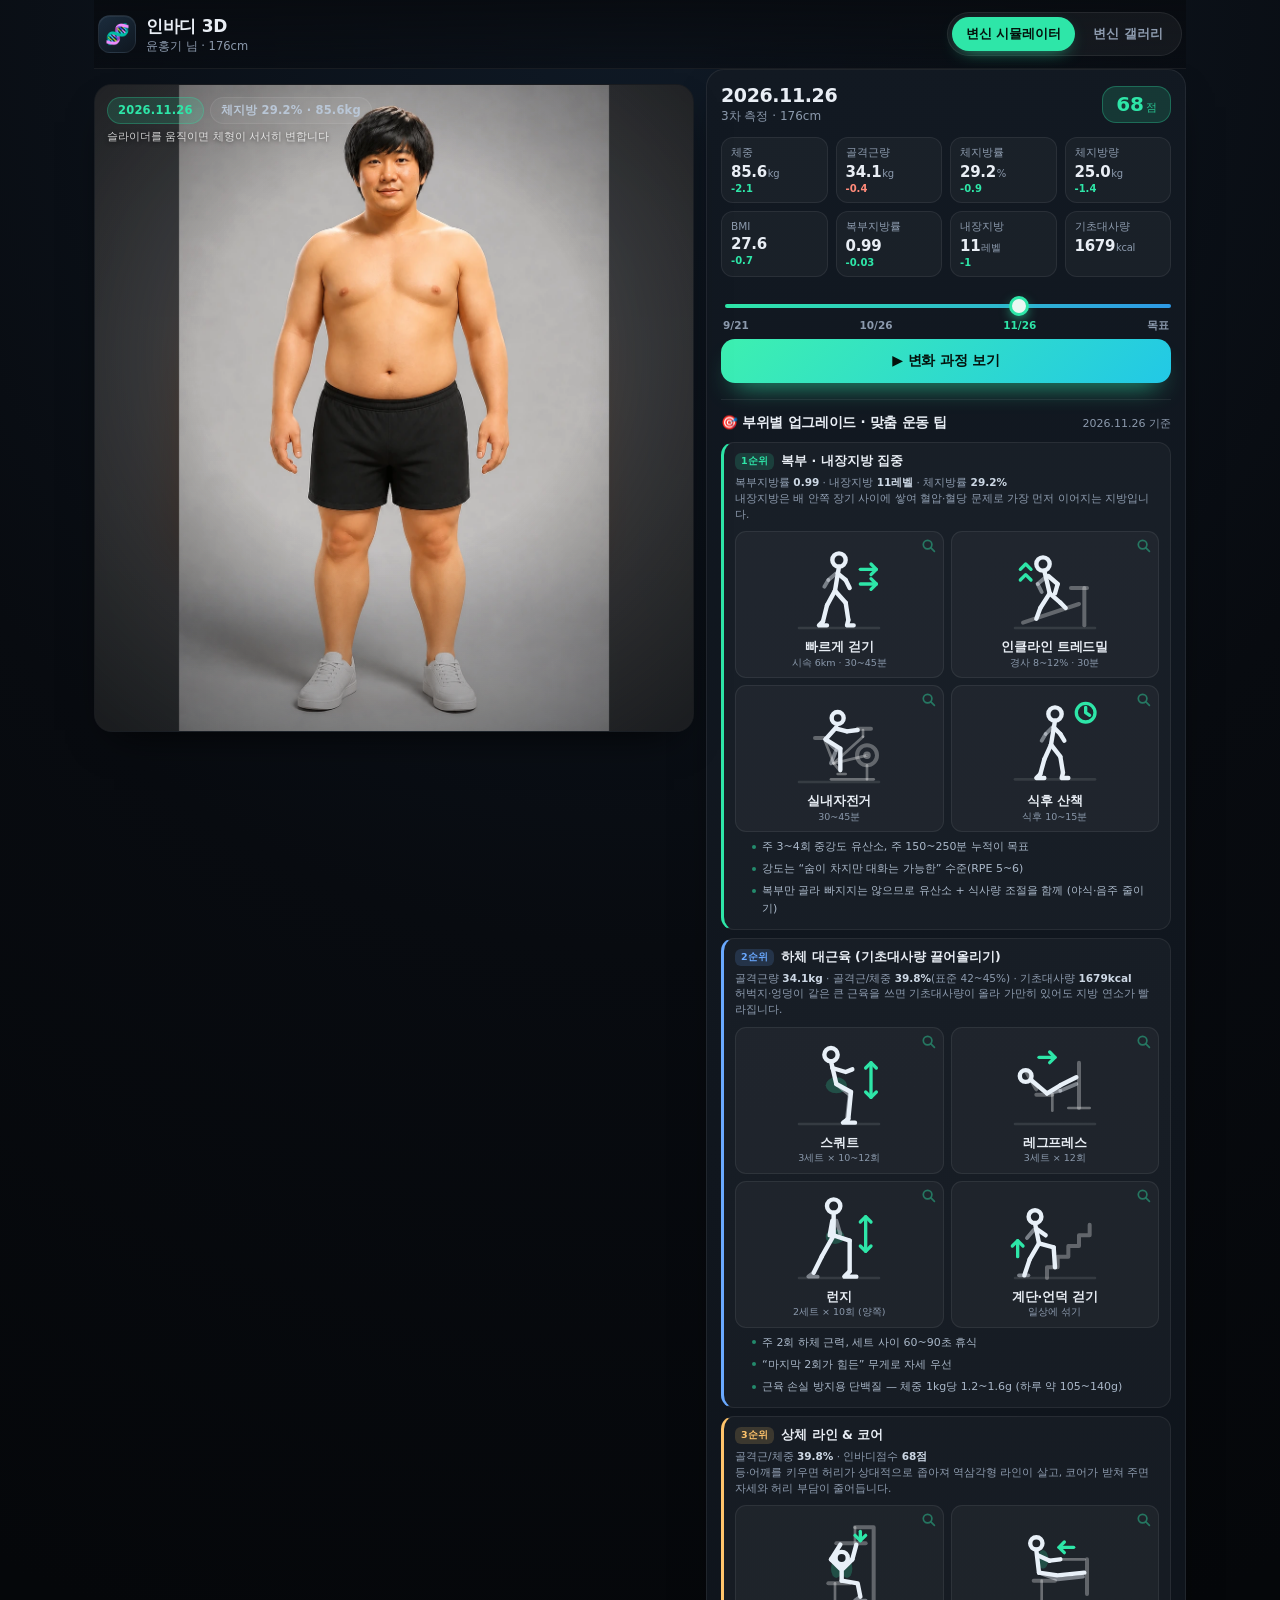
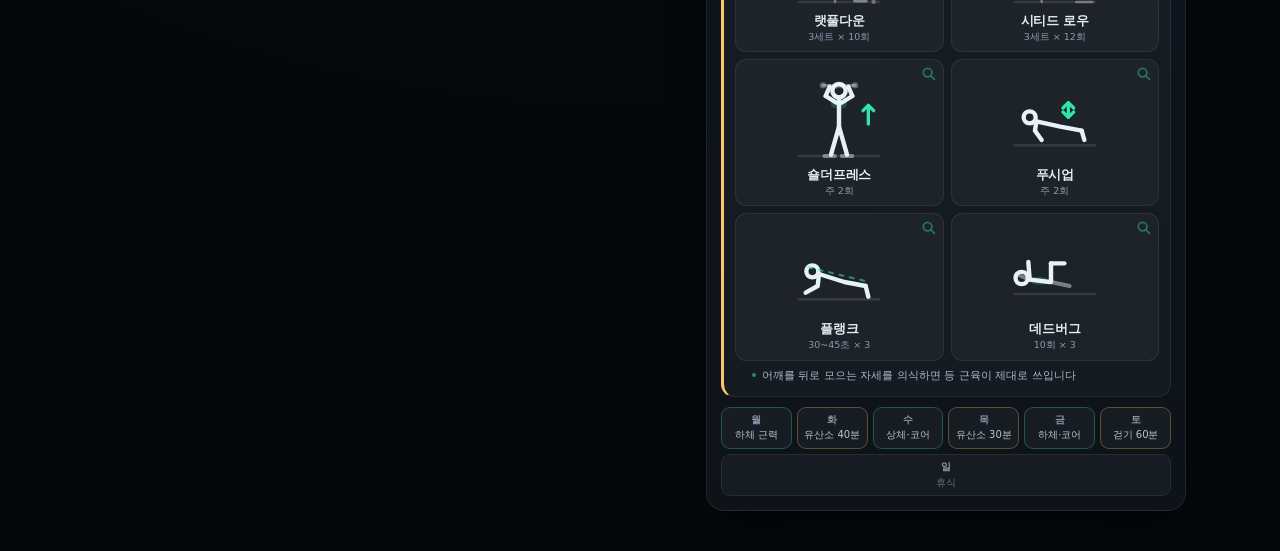
<file: index.html>
<!DOCTYPE html>
<html lang="ko">
<head>
<meta charset="utf-8" />
<meta name="viewport" content="width=device-width, initial-scale=1, viewport-fit=cover" />
<title>인바디 3D · 윤홍기</title>
<meta name="description" content="인바디 기록을 체형 이미지 변화와 변신 갤러리로 확인하는 개인 대시보드" />
<meta name="theme-color" content="#0a0d12" />
<link rel="manifest" href="manifest.json" />
<link rel="icon" href="assets/icon-192.png" />
<link rel="apple-touch-icon" href="assets/apple-touch-icon.png" />
<meta name="apple-mobile-web-app-capable" content="yes" />
<meta name="apple-mobile-web-app-status-bar-style" content="black-translucent" />
<link rel="stylesheet" href="styles.css?v=71" />
</head>
<body>
<div class="app">
  <header class="topbar">
    <div class="brand">
      <div class="logo">🧬</div>
      <div class="brand-text">
        <h1>인바디 3D</h1>
        <p id="brand-sub">윤홍기 님 · 176cm</p>
      </div>
    </div>
    <nav class="tabs" role="tablist">
      <button class="tab active" data-tab="model" role="tab">변신 시뮬레이터</button>
      <button class="tab" data-tab="gallery" role="tab">변신 갤러리</button>
    </nav>
  </header>

  <main>
    <!-- ============ MODE 1 : 변신 시뮬레이터 ============ -->
    <section class="view active" id="view-model">
      <div class="stage" id="stage" data-phase="before">
        <div class="figure" id="figure">
          <img class="figure-ambient" src="assets/body-current.webp" alt="" aria-hidden="true" draggable="false" />
          <img class="figure-img before" src="assets/body-current.webp" alt="11/26 실측 체형 이미지" draggable="false" />
          <img class="figure-img after" id="figure-goal" src="assets/body-goal.webp" alt="목표 체형 이미지" draggable="false" />
        </div>
        <div class="stage-overlay">
          <div class="chip-row">
            <span class="pill" id="pill-date">2026.11.26</span>
            <span class="pill ghost" id="pill-shape">체지방 29.2% · 85.6kg</span>
          </div>
          <div class="hint" id="figure-hint">슬라이더를 움직이면 체형이 서서히 변합니다</div>
        </div>
        <div class="loader" id="loader"><span class="spinner"></span>체형 이미지 준비 중…</div>
      </div>

      <div class="panel">
        <div class="record-head">
          <div>
            <div class="record-date" id="record-date">2026.11.26</div>
            <div class="record-label" id="record-label">3차 측정</div>
          </div>
          <div class="score-ring" id="score-ring"><b id="score-value">68</b><span>점</span></div>
        </div>

        <div class="stats" id="stats"></div>

        <div class="timeline">
          <input type="range" id="date-slider" min="0" max="3" step="0.001" value="2" aria-label="날짜 선택" />
          <div class="timeline-labels" id="timeline-labels"></div>
        </div>

        <button class="primary" id="play">▶ 변화 과정 보기</button>

        <div class="tips-card">
          <div class="tips-head">
            <h2>🎯 부위별 업그레이드 · 맞춤 운동 팁</h2>
            <span class="muted" id="tips-for"></span>
          </div>
          <div class="tips-list" id="tips-list"></div>
          <div class="week" id="week-plan"></div>
        </div>
      </div>
    </section>

    <!-- ============ MODE 2 : GALLERY ============ -->
    <section class="view" id="view-gallery">
      <div class="card compare-card">
        <div class="card-head">
          <h2>비포 / 애프터</h2>
          <span class="muted" id="compare-range">87.7kg · 30.1% → 75.0kg · 17.5%</span>
        </div>
        <div class="compare" id="compare" data-side="even">
          <img class="compare-img after" src="assets/body-goal.webp" alt="목표 체형 이미지" draggable="false" />
          <div class="compare-clip" id="compare-clip">
            <img class="compare-img before" src="assets/body-current.webp" alt="현재 체형 이미지" draggable="false" />
          </div>
          <div class="compare-tag before" id="tag-before">비포 85.6kg <em>→</em></div>
          <div class="compare-tag after" id="tag-after"><em>←</em> 애프터 75.0kg</div>
          <div class="compare-handle" id="compare-handle"><span></span></div>
        </div>
        <p class="caption" id="compare-hint">손잡이를 <b>오른쪽으로 밀면 비포(지금 체형)</b>가, <b>왼쪽으로 밀면 애프터(목표 체형)</b>가 넓게 보입니다.</p>
      </div>

      <div class="card">
        <div class="card-head">
          <h2>수치 비교</h2>
          <span class="muted">9/21 → 10/26 → 11/26 → 목표</span>
        </div>
        <div class="table-wrap">
          <table class="cmp-table" id="cmp-table"></table>
        </div>
        <div class="chart-block">
          <div class="chart-head">
            <h3>변화 그래프</h3>
            <span class="muted">지표를 눌러 전환</span>
          </div>
          <div class="chart-tabs" id="chart-tabs" role="tablist"></div>
          <div class="chart-plot" id="chart-plot"></div>
          <div class="chart-sum" id="chart-sum"></div>
        </div>
      </div>

      <div class="card">
        <div class="card-head">
          <h2>날짜별 카드</h2>
          <span class="muted" id="card-count"></span>
        </div>
        <div class="gallery" id="gallery"></div>
      </div>

      <div class="card">
        <div class="card-head">
          <h2>내 기록</h2>
          <div class="row-gap">
            <button class="ghost-btn" id="export-btn">JSON 내보내기</button>
            <button class="ghost-btn" id="add-btn">+ 추가</button>
          </div>
        </div>
        <ul class="record-list" id="record-list"></ul>
        <p class="caption">추가한 기록은 이 기기(localStorage)에 저장됩니다. 내보낸 JSON은 <code>data.json</code>에 붙여 넣으면 모든 기기에 반영됩니다.</p>
      </div>
    </section>
  </main>
</div>

<!-- ============ ADD RECORD SHEET ============ -->
<div class="sheet-backdrop hidden" id="sheet-backdrop">
  <div class="sheet" id="sheet">
    <div class="sheet-head">
      <h2>새 인바디 기록</h2>
      <button class="icon-btn" id="sheet-close" aria-label="닫기">✕</button>
    </div>
    <form id="record-form">
      <label>측정일 <input type="date" name="date" required /></label>
      <div class="grid2">
        <label>체중 (kg) <input type="number" step="0.1" name="weight" required placeholder="85.6" /></label>
        <label>골격근량 (kg) <input type="number" step="0.1" name="skeletalMuscle" required placeholder="34.1" /></label>
        <label>체지방률 (%) <input type="number" step="0.1" name="bodyFatPct" required placeholder="29.2" /></label>
        <label>체지방량 (kg) <input type="number" step="0.1" name="bodyFatMass" placeholder="25.0" /></label>
        <label>BMI <input type="number" step="0.1" name="bmi" placeholder="27.6" /></label>
        <label>인바디점수 <input type="number" step="1" name="score" placeholder="68" /></label>
        <label>복부지방률 <input type="number" step="0.01" name="waistRatio" placeholder="0.99" /></label>
        <label>내장지방레벨 <input type="number" step="1" name="visceralFat" placeholder="11" /></label>
        <label>기초대사량 (kcal) <input type="number" step="1" name="bmr" placeholder="1679" /></label>
      </div>
      <p class="form-hint">비워 둔 항목은 체지방률로 추정해 화면 수치에 반영합니다.</p>
      <button class="primary" type="submit">기록 저장</button>
    </form>
  </div>
</div>

<!-- ============ MOVE GUIDE MODAL ============ -->
<div class="move-modal-backdrop hidden" id="move-modal">
  <div class="move-modal" role="dialog" aria-modal="true" aria-labelledby="mm-title">
    <button class="icon-btn mm-close" id="mm-close" aria-label="닫기">✕</button>
    <div class="mm-stage" id="mm-art" aria-hidden="true"></div>
    <h2 class="mm-title" id="mm-title"></h2>
    <div class="mm-reps" id="mm-reps"></div>
    <p class="mm-desc" id="mm-desc"></p>
    <a class="mm-link" id="mm-link" href="#" target="_blank" rel="noopener noreferrer">▶ 유튜브에서 동작 영상 보기</a>
    <p class="mm-tip">바탕을 누르면 닫힙니다 · 타일을 누르면 언제든 다시 볼 수 있어요</p>
  </div>
</div>

<div class="toast" id="toast"></div>

<script type="module" src="app.js?v=71"></script>
</body>
</html>
</file>
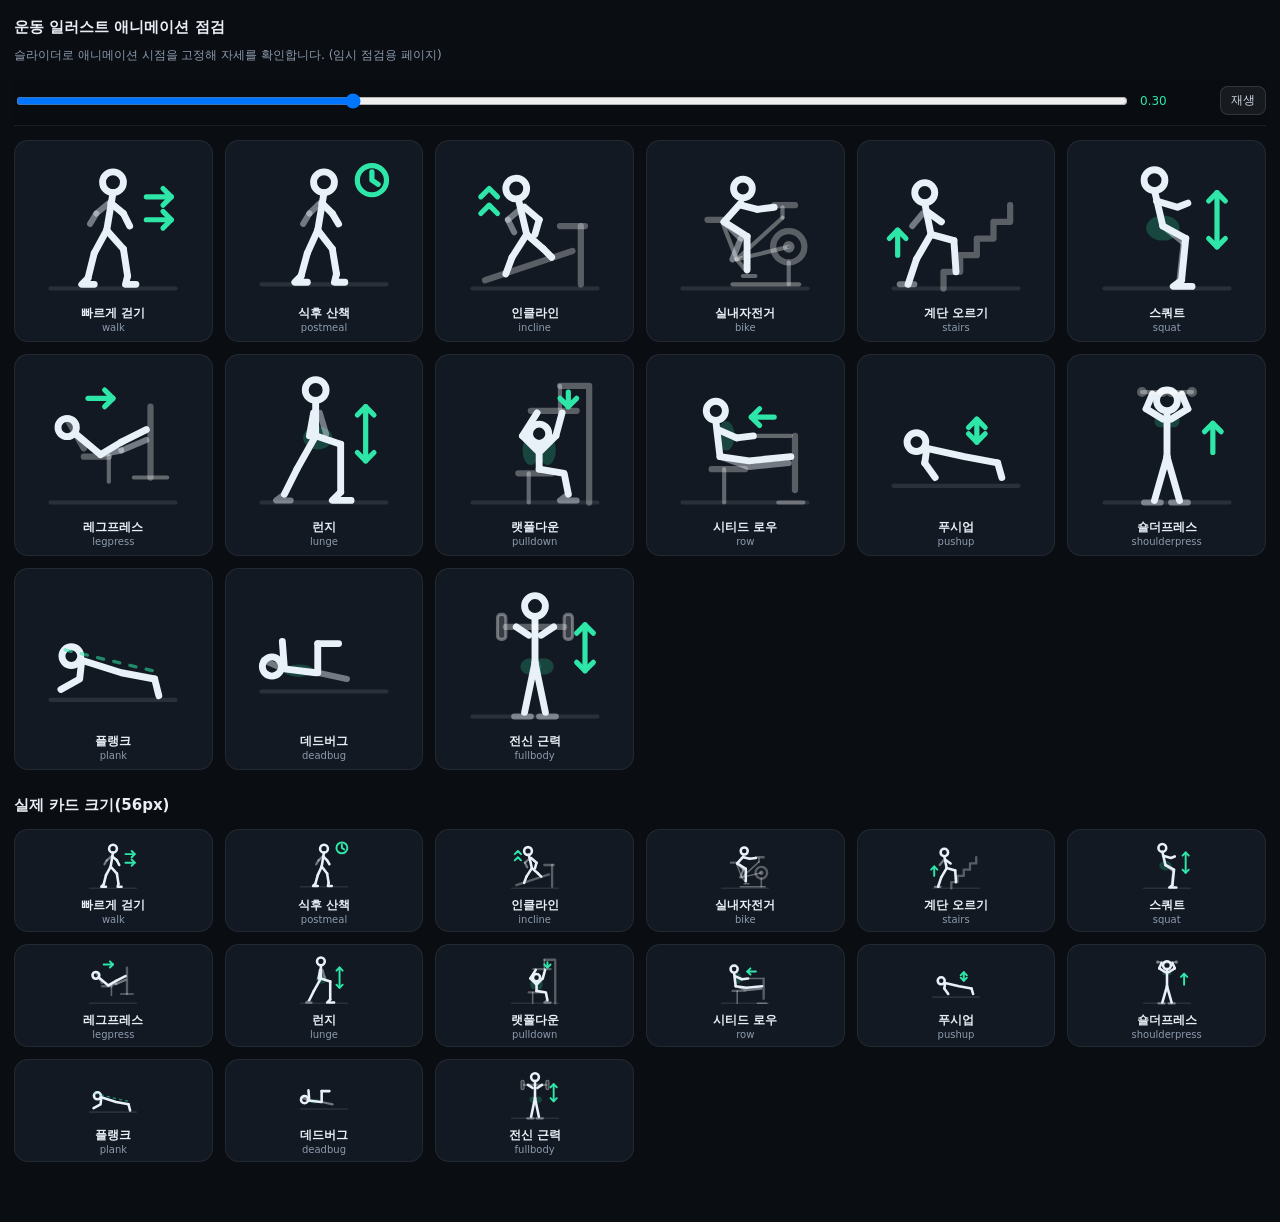
<file: _moves-check.html>
<!DOCTYPE html>
<html lang="ko">
<head>
<meta charset="utf-8" />
<meta name="viewport" content="width=device-width, initial-scale=1" />
<title>운동 일러스트 애니메이션 점검</title>
<style>
  :root { --mint:#2ee6a8; }
  html,body { margin:0; background:#0a0d12; color:#e9eef5; font-family:"Pretendard","Apple SD Gothic Neo",system-ui,sans-serif; }
  .wrap { padding:18px 14px 60px; }
  h1 { font-size:15px; margin:0 0 10px; }
  p.note { font-size:12px; color:#8c9aad; margin:0 0 14px; }
  .bar { position:sticky; top:0; z-index:5; background:rgba(10,13,18,.92); padding:8px 0 10px; display:flex; gap:10px; align-items:center; flex-wrap:wrap; border-bottom:1px solid rgba(255,255,255,.08); }
  .bar input[type=range] { flex:1 1 240px; }
  .bar output { font-variant-numeric:tabular-nums; font-size:12px; color:#2ee6a8; width:70px; }
  .bar button { font:inherit; font-size:12px; padding:5px 10px; border-radius:8px; background:rgba(255,255,255,.06); color:#cfdae6; border:1px solid rgba(255,255,255,.12); }
  .grid { display:grid; grid-template-columns:repeat(auto-fill,minmax(170px,1fr)); gap:12px; margin-top:14px; }
  .tile { background:#121922; border:1px solid rgba(255,255,255,.07); border-radius:14px; padding:10px 8px 8px; text-align:center; }
  .tile .art { width:150px; height:150px; margin:0 auto; }
  .tile .art svg { width:100%; height:100%; display:block; }
  .tile .nm { font-size:12px; font-weight:700; margin-top:4px; }
  .tile .id { font-size:10px; color:#8c9aad; }
  .small .art { width:56px; height:56px; }
  .small .tile { padding:7px 4px 6px; }
</style>
</head>
<body>
<div class="wrap">
  <h1>운동 일러스트 애니메이션 점검</h1>
  <p class="note">슬라이더로 애니메이션 시점을 고정해 자세를 확인합니다. (임시 점검용 페이지)</p>
  <div class="bar">
    <input id="t" type="range" min="0" max="1" step="0.01" value="0" />
    <output id="out">0.00</output>
    <button id="play">재생</button>
  </div>
  <div class="grid" id="grid"></div>
  <h1 style="margin-top:26px">실제 카드 크기(56px)</h1>
  <div class="grid small" id="grid-small"></div>
</div>
<script type="module">
  import { MOVES } from './moves.js';
  const names = {
    walk: '빠르게 걷기', postmeal: '식후 산책', incline: '인클라인', bike: '실내자전거',
    stairs: '계단 오르기', squat: '스쿼트', legpress: '레그프레스', lunge: '런지',
    pulldown: '랫풀다운', row: '시티드 로우', pushup: '푸시업', shoulderpress: '숄더프레스',
    plank: '플랭크', deadbug: '데드버그', fullbody: '전신 근력',
  };
  const html = Object.entries(MOVES).map(([id, svg]) =>
    `<div class="tile"><div class="art" data-id="${id}">${svg}</div>` +
    `<div class="nm">${names[id] || id}</div><div class="id">${id}</div></div>`).join('');
  document.getElementById('grid').innerHTML = html;
  document.getElementById('grid-small').innerHTML = html;

  const slider = document.getElementById('t');
  const out = document.getElementById('out');
  let paused = true;

  function scrub(v) {
    const anims = document.getAnimations();
    let max = 0;
    anims.forEach(a => {
      const d = a.effect && a.effect.getTiming ? a.effect.getTiming().duration : 0;
      const end = a.effect.getComputedTiming().endTime;
      if (end > max) max = end;
    });
    out.value = v.toFixed(2);
    out.textContent = v.toFixed(2);
    anims.forEach(a => {
      a.pause();
      const ct = a.effect.getComputedTiming();
      a.currentTime = v * (ct.activeDuration || 0);
    });
    return { animations: anims.length, maxEnd: max };
  }
  window.scrub = scrub;

  slider.addEventListener('input', () => scrub(Number(slider.value)));
  document.getElementById('play').addEventListener('click', () => {
    document.getAnimations().forEach(a => a.play());
  });
  // 페이지 로드 직후 살짝 진행한 상태로
  setTimeout(() => { slider.value = 0.3; scrub(0.3); }, 400);
</script>
</body>
</html>
</file>
<file: styles.css>
:root {
  --bg: #080b10;
  --bg-2: #0e131a;
  --card: #121922;
  --card-2: #172130;
  --line: rgba(255, 255, 255, 0.07);
  --text: #e9eef5;
  --muted: #8c9aad;
  --mint: #2ee6a8;
  --mint-dim: rgba(46, 230, 168, 0.15);
  --coral: #ff8a7a;
  --blue: #6aa9ff;
  --radius: 18px;
  --shadow: 0 18px 40px -20px rgba(0, 0, 0, 0.9);
}

* { box-sizing: border-box; -webkit-tap-highlight-color: transparent; }

html, body {
  margin: 0;
  padding: 0;
  background: radial-gradient(120% 80% at 50% 0%, #101a26 0%, var(--bg) 55%, #05070a 100%);
  color: var(--text);
  font-family: "Pretendard", "Apple SD Gothic Neo", "Noto Sans KR", system-ui, -apple-system, Segoe UI, Roboto, sans-serif;
  min-height: 100%;
  -webkit-font-smoothing: antialiased;
}

body { padding-bottom: env(safe-area-inset-bottom); }

.app { max-width: 1120px; margin: 0 auto; padding: 0 14px 40px; }

/* ---------- top bar ---------- */
.topbar {
  position: sticky;
  top: 0;
  z-index: 20;
  display: flex;
  align-items: center;
  justify-content: space-between;
  gap: 12px;
  padding: calc(12px + env(safe-area-inset-top)) 4px 12px;
  backdrop-filter: blur(14px);
  background: linear-gradient(180deg, rgba(8, 11, 16, 0.94), rgba(8, 11, 16, 0.55));
  border-bottom: 1px solid var(--line);
}

.brand { display: flex; align-items: center; gap: 10px; min-width: 0; }
.logo {
  width: 38px; height: 38px; border-radius: 12px;
  display: grid; place-items: center; font-size: 20px;
  background: linear-gradient(145deg, #1b2c3d, #0f1720);
  border: 1px solid var(--line);
  box-shadow: inset 0 1px 0 rgba(255,255,255,0.06);
}
.brand-text h1 { margin: 0; font-size: 17px; letter-spacing: -0.3px; }
.brand-text p { margin: 1px 0 0; font-size: 11.5px; color: var(--muted); }

.tabs { display: flex; gap: 4px; padding: 4px; border-radius: 999px; background: rgba(255,255,255,0.05); border: 1px solid var(--line); }
.tab {
  border: 0; background: transparent; color: var(--muted);
  font: inherit; font-size: 13px; font-weight: 600;
  padding: 8px 14px; border-radius: 999px; cursor: pointer; white-space: nowrap;
  transition: color .18s, background .18s;
}
.tab.active { color: #04120c; background: var(--mint); box-shadow: 0 6px 18px -8px rgba(46,230,168,0.8); }

/* ---------- views ---------- */
.view { display: none; animation: fade .28s ease; }
.view.active { display: block; }
@keyframes fade { from { opacity: 0; transform: translateY(6px); } to { opacity: 1; transform: none; } }

/* ---------- 뷰어 stage (체형 이미지 변신) ---------- */
#view-model.active { display: grid; gap: 12px; }

.stage {
  position: relative;
  height: 52vh;
  min-height: 320px;
  border-radius: var(--radius);
  overflow: hidden;
  background: radial-gradient(65% 65% at 50% 30%, #16212e 0%, #0b1017 60%, #070a0e 100%);
  border: 1px solid var(--line);
  box-shadow: var(--shadow);
}
/* 체형 이미지: 같은 프레임의 두 이미지를 겹쳐 두고 opacity로 변신 */
.figure { position: absolute; inset: 0; overflow: hidden; }
.figure-ambient {
  position: absolute; inset: -10%;
  width: 120%; height: 120%;
  object-fit: cover; object-position: center 30%;
  filter: blur(26px) saturate(1.05) brightness(0.5);
  transform: scale(1.04);
  opacity: 0.6;
  pointer-events: none;
}
.figure::after {
  content: ""; position: absolute; inset: 0;
  background: radial-gradient(78% 72% at 50% 42%, rgba(7,10,14,0) 42%, rgba(7,10,14,0.6) 100%);
  pointer-events: none;
}
.figure-img {
  position: absolute; inset: 0;
  width: 100%; height: 100%;
  object-fit: contain; object-position: center bottom;
  transform-origin: 50% 94%;
  animation: breathe 6.4s ease-in-out infinite;
  will-change: opacity, transform;
  user-select: none; -webkit-user-drag: none;
}
.figure-img.after { opacity: 0; }
@keyframes breathe {
  0%, 100% { transform: scale(1) translateY(0); }
  50% { transform: scale(1.006) translateY(-0.25%); }
}
@media (prefers-reduced-motion: reduce) { .figure-img { animation: none; } }

.stage-overlay { position: absolute; inset: 12px 12px auto 12px; display: flex; flex-direction: column; gap: 6px; pointer-events: none; }
.chip-row { display: flex; gap: 6px; flex-wrap: wrap; }
.pill {
  font-size: 11.5px; font-weight: 700; letter-spacing: .2px;
  padding: 5px 10px; border-radius: 999px;
  background: rgba(46,230,168,0.14); color: var(--mint);
  border: 1px solid rgba(46,230,168,0.28);
}
.pill.ghost { background: rgba(255,255,255,0.05); color: #b9c6d6; border-color: var(--line); }
.hint { font-size: 10.5px; color: rgba(255,255,255,0.78); text-shadow: 0 1px 4px rgba(0,0,0,0.6); }

.loader {
  position: absolute; inset: 0; display: grid; place-items: center; gap: 10px;
  grid-auto-flow: row; align-content: center;
  font-size: 12.5px; color: var(--muted);
  background: rgba(7, 10, 14, 0.72);
  transition: opacity .5s; pointer-events: none;
}
.loader.hidden { opacity: 0; visibility: hidden; transition: opacity .5s, visibility .5s; }
.spinner {
  width: 26px; height: 26px; border-radius: 50%;
  border: 2px solid rgba(255,255,255,0.12); border-top-color: var(--mint);
  animation: spin 0.9s linear infinite;
}
@keyframes spin { to { transform: rotate(360deg); } }

/* ---------- panel ---------- */
.panel {
  background: linear-gradient(170deg, var(--card), var(--bg-2));
  border: 1px solid var(--line);
  border-radius: var(--radius);
  padding: 14px;
  box-shadow: var(--shadow);
}

.record-head { display: flex; align-items: center; justify-content: space-between; gap: 10px; margin-bottom: 12px; }
.record-date { font-size: 19px; font-weight: 800; letter-spacing: -0.4px; }
.record-label { font-size: 12px; color: var(--muted); margin-top: 2px; }

.score-ring {
  display: flex; align-items: baseline; gap: 2px;
  padding: 7px 13px; border-radius: 14px;
  background: var(--mint-dim);
  border: 1px solid rgba(46,230,168,0.3);
  color: var(--mint);
}
.score-ring b { font-size: 20px; line-height: 1; }
.score-ring span { font-size: 11px; color: rgba(46,230,168,0.8); }

.stats { display: grid; grid-template-columns: repeat(4, 1fr); gap: 8px; }
.stat {
  background: rgba(255,255,255,0.035);
  border: 1px solid var(--line);
  border-radius: 12px;
  padding: 8px 9px;
}
.stat .k { font-size: 10.5px; color: var(--muted); }
.stat .v { font-size: 15px; font-weight: 700; margin-top: 3px; letter-spacing: -0.3px; }
.stat .v small { font-size: 10px; font-weight: 500; color: var(--muted); margin-left: 1px; }
.stat .d { font-size: 10px; font-weight: 600; margin-top: 2px; }
.down { color: var(--mint); }
.up { color: var(--coral); }
.est { color: rgba(140,154,173,0.75); font-size: 9.5px; margin-left: 2px; }

/* ---------- timeline ---------- */
.timeline { margin: 16px 2px 6px; }
input[type="range"] {
  -webkit-appearance: none; appearance: none;
  width: 100%; height: 4px; border-radius: 99px;
  background: linear-gradient(90deg, var(--mint), #2e9ae6);
  outline: none;
}
input[type="range"]::-webkit-slider-thumb {
  -webkit-appearance: none; appearance: none;
  width: 20px; height: 20px; border-radius: 50%;
  background: #eaf7f2; border: 3px solid var(--mint);
  box-shadow: 0 4px 12px -2px rgba(46,230,168,0.7);
  cursor: pointer;
}
input[type="range"]::-moz-range-thumb {
  width: 16px; height: 16px; border-radius: 50%;
  background: #eaf7f2; border: 3px solid var(--mint); cursor: pointer;
}
.timeline-labels { display: flex; justify-content: space-between; margin-top: 7px; }
.timeline-labels span { font-size: 10.5px; color: var(--muted); font-weight: 600; }
.timeline-labels span.on { color: var(--mint); }

/* ---------- buttons ---------- */
.primary {
  display: block; width: 100%;
  border: 0; border-radius: 14px;
  padding: 13px; font: inherit; font-size: 14px; font-weight: 800; letter-spacing: -0.2px;
  color: #04120c; cursor: pointer;
  background: linear-gradient(135deg, #3df0b0, #22c8e6);
  box-shadow: 0 14px 26px -14px rgba(46,230,168,0.9);
  transition: transform .15s, filter .15s;
}
.primary:active { transform: scale(0.99); filter: brightness(0.95); }
.primary.playing { background: linear-gradient(135deg, #ffb36b, #ff8a7a); color: #1a0b06; }

.ghost-btn {
  border: 1px solid var(--line); background: rgba(255,255,255,0.04);
  color: #c3cfdd; font: inherit; font-size: 11.5px; font-weight: 600;
  padding: 6px 10px; border-radius: 9px; cursor: pointer;
}
.icon-btn { border: 0; background: transparent; color: var(--muted); font-size: 16px; cursor: pointer; padding: 4px 8px; }

/* ---------- 맞춤 운동 팁 ---------- */
.tips-card {
  margin-top: 16px;
  padding-top: 14px;
  border-top: 1px solid var(--line);
}
.tips-head { display: flex; align-items: baseline; justify-content: space-between; gap: 8px; margin-bottom: 10px; }
.tips-head h2 { margin: 0; font-size: 13.5px; letter-spacing: -0.3px; }
.tips-list { display: grid; gap: 8px; }

.tip {
  border: 1px solid var(--line);
  border-radius: 13px;
  padding: 10px 11px;
  background: rgba(255,255,255,0.03);
  border-left: 3px solid var(--mint);
}
.tip.p2 { border-left-color: #6aa9ff; }
.tip.p3 { border-left-color: #ffc46b; }
.tip.p0 { border-left-color: rgba(155,170,190,0.5); }
.tip-top { display: flex; align-items: center; gap: 7px; }
.tip-rank {
  font-size: 9.5px; font-weight: 800; letter-spacing: .2px;
  padding: 2px 6px; border-radius: 6px;
  background: rgba(46,230,168,0.16); color: var(--mint);
}
.tip.p2 .tip-rank { background: rgba(106,169,255,0.16); color: var(--blue); }
.tip.p3 .tip-rank { background: rgba(255,196,107,0.16); color: #ffc46b; }
.tip.p0 .tip-rank { background: rgba(155,170,190,0.14); color: #b9c6d6; }
.tip-title { font-size: 12.5px; font-weight: 700; }
.tip-why { font-size: 10.5px; color: var(--muted); margin: 5px 0 0; line-height: 1.5; }
.tip-why b { color: #cdd8e5; font-weight: 700; }
.tip ul { margin: 6px 0 0; padding-left: 15px; }
.tip li { font-size: 11.5px; line-height: 1.62; color: #c8d3e0; margin-bottom: 2px; }
.tip li::marker { color: rgba(46,230,168,0.65); }

.week { display: flex; gap: 5px; margin-top: 10px; flex-wrap: wrap; }
.week span {
  flex: 1 1 68px; min-width: 68px;
  font-size: 10px; text-align: center; line-height: 1.35;
  padding: 6px 4px; border-radius: 9px;
  background: rgba(255,255,255,0.04); border: 1px solid var(--line); color: #b7c4d3;
}
.week span b { display: block; font-size: 9.5px; color: var(--muted); font-weight: 700; margin-bottom: 2px; }
.week span.rest { color: rgba(150,165,185,0.6); }
.week span.cardio { border-color: rgba(255,196,107,0.3); }
.week span.strength { border-color: rgba(46,230,168,0.3); }

/* ---------- gallery ---------- */
#view-gallery.active { display: grid; gap: 12px; }
.card {
  background: linear-gradient(170deg, var(--card), var(--bg-2));
  border: 1px solid var(--line);
  border-radius: var(--radius);
  padding: 14px;
  box-shadow: var(--shadow);
}
.card-head { display: flex; align-items: baseline; justify-content: space-between; gap: 10px; margin-bottom: 12px; }
.card-head h2 { margin: 0; font-size: 15px; letter-spacing: -0.3px; }
.muted { font-size: 11px; color: var(--muted); }
.row-gap { display: flex; gap: 6px; }
.caption { margin: 10px 2px 0; font-size: 11px; line-height: 1.55; color: var(--muted); }
.caption code { background: rgba(255,255,255,0.07); padding: 1px 5px; border-radius: 5px; font-size: 10.5px; }

.compare {
  position: relative;
  width: 100%;
  aspect-ratio: 3 / 3.6;
  max-height: 68vh;
  border-radius: 14px;
  overflow: hidden;
  background: #10161d;
  border: 1px solid var(--line);
  user-select: none;
  touch-action: pan-y;
}
.compare-img {
  position: absolute; inset: 0;
  width: 100%; height: 100%;
  object-fit: cover; object-position: center top;
  pointer-events: none;
}
.compare-clip {
  position: absolute; inset: 0;
  clip-path: inset(0 50% 0 0);
  will-change: clip-path;
}
.compare-tag {
  position: absolute; bottom: 12px;
  font-size: 11px; font-weight: 800;
  padding: 5px 10px; border-radius: 999px;
  backdrop-filter: blur(8px);
  transition: box-shadow .2s, transform .2s, opacity .2s;
}
.compare-tag em { font-style: normal; opacity: .85; margin: 0 1px; }
.compare-tag.before { left: 12px; background: rgba(255,138,122,0.22); color: #ffc4ba; border: 1px solid rgba(255,138,122,0.4); }
.compare-tag.after { right: 12px; background: rgba(46,230,168,0.2); color: #9df3d3; border: 1px solid rgba(46,230,168,0.4); }
.compare[data-side="before"] .compare-tag.before { box-shadow: 0 0 0 2px rgba(255,138,122,0.55); transform: scale(1.04); }
.compare[data-side="after"] .compare-tag.after { box-shadow: 0 0 0 2px rgba(46,230,168,0.55); transform: scale(1.04); }
.caption b { color: #cdd8e5; font-weight: 700; }
.compare-handle {
  position: absolute; top: 0; bottom: 0; left: 50%;
  width: 3px; background: rgba(255,255,255,0.85);
  transform: translateX(-50%);
  cursor: ew-resize;
  box-shadow: 0 0 18px rgba(0,0,0,0.5);
}

.compare-handle span {
  position: absolute; top: 50%; left: 50%;
  width: 42px; height: 42px; border-radius: 50%;
  transform: translate(-50%, -50%);
  background: rgba(255,255,255,0.94);
  color: #0a0d12; font-size: 15px; font-weight: 800;
  display: grid; place-items: center;
  box-shadow: 0 8px 20px -6px rgba(0,0,0,0.8);
}
.compare-handle span::before { content: "⇆"; }

/* table */
.table-wrap { overflow-x: auto; }
.cmp-table { width: 100%; border-collapse: collapse; font-size: 12px; }
.cmp-table th, .cmp-table td { padding: 8px 6px; text-align: right; white-space: nowrap; }
.cmp-table th:first-child, .cmp-table td:first-child { text-align: left; color: var(--muted); font-weight: 500; }
.cmp-table thead th { font-size: 11px; color: var(--muted); font-weight: 600; border-bottom: 1px solid var(--line); }
.cmp-table tbody tr + tr td { border-top: 1px solid rgba(255,255,255,0.04); }
.cmp-table td.goal { color: var(--mint); font-weight: 700; }
.cmp-table .delta-good { color: var(--mint); font-size: 10.5px; }
.cmp-table .delta-bad { color: var(--coral); font-size: 10.5px; }

/* gallery cards */
.gallery { display: grid; gap: 10px; }
.g-card {
  display: grid; grid-template-columns: 96px 1fr; gap: 12px;
  background: rgba(255,255,255,0.03);
  border: 1px solid var(--line);
  border-radius: 14px; padding: 10px;
}
.g-thumb {
  position: relative; width: 96px; height: 128px; border-radius: 10px; overflow: hidden;
  background: linear-gradient(160deg, #1b2634, #0c1219);
  display: grid; place-items: center;
}
.g-thumb img { width: 100%; height: 100%; object-fit: cover; object-position: center 20%; }
.g-thumb .ph { font-size: 10px; color: var(--muted); text-align: center; padding: 6px; line-height: 1.4; }
.g-body { min-width: 0; display: flex; flex-direction: column; justify-content: center; gap: 4px; }
.g-date { font-size: 13px; font-weight: 800; }
.g-sub { font-size: 10.5px; color: var(--muted); }
.g-metrics { display: flex; flex-wrap: wrap; gap: 5px; margin-top: 3px; }
.g-metrics span {
  font-size: 10.5px; font-weight: 600; color: #c8d4e2;
  background: rgba(255,255,255,0.055); border: 1px solid var(--line);
  padding: 3px 7px; border-radius: 7px;
}
.g-metrics span.hl { color: var(--mint); border-color: rgba(46,230,168,0.3); background: rgba(46,230,168,0.1); }

/* record list */
.record-list { list-style: none; margin: 0; padding: 0; display: grid; gap: 6px; }
.record-list li {
  display: flex; align-items: center; justify-content: space-between; gap: 8px;
  font-size: 12px; padding: 9px 10px; border-radius: 10px;
  background: rgba(255,255,255,0.03); border: 1px solid var(--line);
}
.record-list .r-date { font-weight: 700; }
.record-list .r-meta { color: var(--muted); font-size: 11px; }
.record-list .del { border: 0; background: transparent; color: var(--muted); cursor: pointer; font-size: 13px; }
.badge-local { font-size: 9.5px; color: var(--blue); border: 1px solid rgba(106,169,255,0.35); background: rgba(106,169,255,0.1); padding: 1px 5px; border-radius: 5px; margin-left: 5px; }

/* sheet */
.sheet-backdrop {
  position: fixed; inset: 0; z-index: 60;
  background: rgba(0,0,0,0.6); backdrop-filter: blur(3px);
  display: flex; align-items: flex-end; justify-content: center;
}
.sheet-backdrop.hidden { display: none; }
.sheet {
  width: 100%; max-width: 480px;
  max-height: 90vh; overflow-y: auto;
  background: linear-gradient(170deg, #141c26, #0b1016);
  border: 1px solid var(--line);
  border-radius: 22px 22px 0 0;
  padding: 18px 16px calc(20px + env(safe-area-inset-bottom));
  animation: up .25s ease;
}
@keyframes up { from { transform: translateY(30px); opacity: .5; } to { transform: none; opacity: 1; } }
.sheet-head { display: flex; align-items: center; justify-content: space-between; margin-bottom: 12px; }
.sheet-head h2 { margin: 0; font-size: 16px; }
#record-form label { display: block; font-size: 11.5px; color: var(--muted); margin-bottom: 9px; }
#record-form input {
  display: block; width: 100%; margin-top: 4px;
  background: rgba(255,255,255,0.055); border: 1px solid var(--line);
  border-radius: 10px; padding: 10px 11px;
  color: var(--text); font: inherit; font-size: 13px;
}
#record-form input:focus { outline: none; border-color: rgba(46,230,168,0.5); background: rgba(46,230,168,0.06); }
.grid2 { display: grid; grid-template-columns: 1fr 1fr; gap: 0 10px; }
.form-hint { font-size: 10.5px; color: var(--muted); margin: 2px 0 14px; line-height: 1.5; }

/* ---------- 운동 동작 가이드 모달 (v71) ---------- */
.move-modal-backdrop {
  position: fixed; inset: 0; z-index: 70;
  display: flex; align-items: center; justify-content: center;
  padding: 20px 16px calc(20px + env(safe-area-inset-bottom));
  background: rgba(3,6,10,0.72);
  backdrop-filter: blur(6px);
  animation: fade .2s ease;
}
.move-modal-backdrop.hidden { display: none; }
.move-modal {
  position: relative;
  width: 100%; max-width: 360px;
  max-height: 88vh; overflow-y: auto;
  padding: 18px 18px 16px;
  text-align: center;
  background: linear-gradient(170deg, #16202c, #0a0f15);
  border: 1px solid rgba(46,230,168,0.18);
  border-radius: 22px;
  box-shadow: var(--shadow);
  animation: pop .26s cubic-bezier(.2,.9,.3,1.08);
}
@keyframes pop { from { transform: scale(.92) translateY(10px); opacity: 0; } to { transform: none; opacity: 1; } }
.move-modal .mm-close { position: absolute; top: 8px; right: 8px; }
.mm-stage {
  position: relative;
  width: 190px; height: 190px; margin: 0 auto 4px;
  display: grid; place-items: center;
}
.mm-stage::before {
  content: ""; position: absolute; inset: 10%;
  border-radius: 50%;
  background: radial-gradient(circle at 50% 55%, rgba(46,230,168,0.16), rgba(46,230,168,0) 70%);
}
.mm-stage svg { position: relative; display: block; width: 100%; height: 100%; }
.mm-title { margin: 0; font-size: 19px; letter-spacing: -0.4px; }
.mm-reps {
  display: inline-block; margin-top: 6px;
  font-size: 11px; font-weight: 700; color: var(--mint);
  background: rgba(46,230,168,0.12); border: 1px solid rgba(46,230,168,0.22);
  padding: 3px 9px; border-radius: 999px;
}
.mm-desc { margin: 12px 2px 0; font-size: 12.5px; line-height: 1.62; color: #c9d5e2; }
.mm-link {
  display: flex; align-items: center; justify-content: center; gap: 6px;
  margin-top: 14px; padding: 10px 12px;
  border-radius: 12px;
  font-size: 12.5px; font-weight: 700; color: #04120c;
  background: var(--mint); text-decoration: none;
  box-shadow: 0 10px 24px -14px rgba(46,230,168,0.9);
}
.mm-tip { margin: 9px 0 0; font-size: 10.5px; color: var(--muted); }
body.modal-open { overflow: hidden; }

/* toast */
.toast {
  position: fixed; left: 50%; bottom: 24px; transform: translate(-50%, 20px);
  background: rgba(20, 28, 38, 0.96); border: 1px solid rgba(46,230,168,0.3);
  color: var(--text); font-size: 12.5px; font-weight: 600;
  padding: 10px 16px; border-radius: 999px;
  opacity: 0; pointer-events: none; transition: opacity .25s, transform .25s;
  z-index: 80; box-shadow: var(--shadow);
}
.toast.show { opacity: 1; transform: translate(-50%, 0); }

/* ---------- desktop ---------- */
@media (min-width: 860px) {
  #view-model.active { grid-template-columns: 1.25fr 1fr; align-items: start; }
  .stage { height: 72vh; min-height: 520px; position: sticky; top: 84px; }
  #view-gallery.active { grid-template-columns: 1fr 1fr; align-items: start; }
  .compare-card { grid-row: span 2; }
  .compare { max-height: 74vh; }
  .stats { grid-template-columns: repeat(4, 1fr); }
}

/* ---------- 운동 동작 일러스트 (v71: 크게 + 눌러서 확대) ---------- */
.move-grid {
  display: grid;
  grid-template-columns: repeat(2, minmax(0, 1fr));
  gap: 7px;
  margin-top: 9px;
}
.move {
  position: relative;
  display: flex; flex-direction: column; align-items: center; text-align: center;
  gap: 1px; padding: 8px 5px 8px;
  border-radius: 11px;
  background: rgba(255,255,255,0.035);
  border: 1px solid var(--line);
  cursor: pointer;
  transition: background .16s, border-color .16s, transform .12s;
}
.move:hover { background: rgba(46,230,168,0.05); border-color: rgba(46,230,168,0.28); }
.move:active { transform: scale(.98); }
.move:focus-visible { outline: 2px solid rgba(46,230,168,0.55); outline-offset: 2px; }
.move-art { width: 88px; height: 88px; display: grid; place-items: center; }
.move-art svg { display: block; width: 100%; height: 100%; }
.move-zoom { position: absolute; top: 6px; right: 6px; width: 16px; height: 16px; opacity: .45; }
.move-zoom svg { display: block; width: 100%; height: 100%; }
.move:hover .move-zoom { opacity: .9; }
.move-name { font-size: 12px; font-weight: 700; letter-spacing: -0.2px; line-height: 1.3; margin-top: 2px; }
.move-reps { font-size: 9.5px; color: var(--muted); line-height: 1.35; }
.tip-notes { list-style: none; margin: 9px 0 0; padding: 0; display: grid; gap: 3px; }
.tip-notes li {
  position: relative; padding-left: 12px;
  font-size: 11px; line-height: 1.55; color: #a9b7c8;
}
.tip-notes li::before {
  content: ""; position: absolute; left: 2px; top: 6.5px;
  width: 4px; height: 4px; border-radius: 50%;
  background: rgba(46,230,168,0.55);
}

/* ---------- 수치 변화 그래프 (v65) ---------- */
.chart-block { margin-top: 16px; padding-top: 13px; border-top: 1px solid var(--line); }
.chart-head { display: flex; align-items: baseline; justify-content: space-between; gap: 8px; margin-bottom: 8px; }
.chart-head h3 { margin: 0; font-size: 13px; letter-spacing: -0.3px; }
.chart-tabs {
  display: flex; gap: 5px; overflow-x: auto; scrollbar-width: none;
  margin: 0 -1px 8px; padding-bottom: 1px;
}
.chart-tabs::-webkit-scrollbar { display: none; }
.chart-tab {
  flex: 0 0 auto;
  border: 1px solid var(--line); background: rgba(255,255,255,0.04);
  color: #a9b7c8; font: inherit; font-size: 11px; font-weight: 600;
  padding: 5px 10px; border-radius: 999px; cursor: pointer; white-space: nowrap;
  transition: color .16s, background .16s, border-color .16s;
}
.chart-tab.on {
  color: #04120c; background: var(--mint); border-color: transparent; font-weight: 800;
  box-shadow: 0 6px 16px -10px rgba(46,230,168,0.9);
}
.chart-plot { width: 100%; min-height: 150px; }
.chart-plot svg { display: block; width: 100%; height: auto; animation: fade .28s ease; }
.chart-empty { margin: 22px 0; font-size: 11.5px; color: var(--muted); text-align: center; }
.chart-sum {
  display: flex; flex-wrap: wrap; align-items: center; gap: 6px;
  margin-top: 7px; font-size: 11px; color: var(--muted);
}
.chart-sum b { color: #d7e2ee; font-weight: 700; }
.chart-sum .delta { font-size: 10.5px; font-weight: 800; padding: 2px 7px; border-radius: 7px; }
.chart-sum .delta.good { color: var(--mint); background: rgba(46,230,168,0.12); }
.chart-sum .delta.bad { color: var(--coral); background: rgba(255,138,122,0.12); }
.chart-sum .goal {
  font-size: 10.5px; font-weight: 600;
  color: #9dc0ff; padding: 2px 7px; border-radius: 7px;
  border: 1px dashed rgba(106,169,255,0.45);
}

@media (min-width: 860px) {
  .move-art { width: 96px; height: 96px; }
  .move-name { font-size: 12.5px; }
}

/* 카드가 표 때문에 화면 밖으로 넓어지지 않게 (표는 카드 안에서 가로 스크롤) */
.card { min-width: 0; }

/* =========================================================
   운동 동작 애니메이션 (v70)
   - moves.js의 관절 <g>를 회전·이동시켜 실제 동작처럼 무한 반복
   - transform-origin은 72×72 뷰박스 좌표(관절 위치)
   - prefers-reduced-motion 사용자는 정지 그림으로
   ========================================================= */
.move-art svg [class] { transform-box: view-box; }

/* 화살표: 동작 방향으로 살짝 맥동 */
.mv .arw { animation: arwPulse 1.9s ease-in-out infinite; }
@keyframes arwPulse { 0%, 100% { opacity: .5; } 50% { opacity: 1; } }
.mv .arw-r { animation: nudgeR 1.7s ease-in-out infinite; }
.mv .arw-l { animation: nudgeL 1.7s ease-in-out infinite; }
.mv .arw-u { animation: nudgeU 1.6s ease-in-out infinite; }
.mv .arw-d { animation: nudgeD 1.6s ease-in-out infinite; }
.mv .arw-b { animation: nudgeB 1.7s ease-in-out infinite; }
@keyframes nudgeR {
  0%, 100% { transform: translateX(-2.2px); opacity: .5; }
  50% { transform: translateX(2.6px); opacity: 1; }
}
@keyframes nudgeL {
  0%, 100% { transform: translateX(2.2px); opacity: .5; }
  50% { transform: translateX(-2.6px); opacity: 1; }
}
@keyframes nudgeU {
  0%, 100% { transform: translateY(2.2px); opacity: .5; }
  50% { transform: translateY(-2.6px); opacity: 1; }
}
@keyframes nudgeD {
  0%, 100% { transform: translateY(-2.2px); opacity: .5; }
  50% { transform: translateY(2.6px); opacity: 1; }
}
@keyframes nudgeB {
  0%, 100% { transform: translateY(-2px); opacity: .5; }
  50% { transform: translateY(2.4px); opacity: 1; }
}

/* 자극 부위 표시 맥동 */
.mv .glow { animation: glowPulse 2.4s ease-in-out infinite; }
@keyframes glowPulse { 0%, 100% { opacity: .45; } 50% { opacity: 1; } }

/* ---------- 걷기 · 식후 산책 ---------- */
.mv-walk .w-body { animation: bobFast 1.15s ease-in-out infinite; }
@keyframes bobFast {
  0%, 100% { transform: translateY(0); }
  50% { transform: translateY(-2.4px); }
}
.mv-walk .w-leg-a { transform-origin: 33px 38px; animation: sw 1.15s ease-in-out infinite alternate; }
.mv-walk .w-shin-a { transform-origin: 41px 47px; animation: kn 1.15s ease-in-out infinite alternate; }
.mv-walk .w-leg-b { transform-origin: 33px 38px; animation: sw 1.15s ease-in-out infinite alternate-reverse; }
.mv-walk .w-shin-b { transform-origin: 27px 49px; animation: kn 1.15s ease-in-out infinite alternate-reverse; }
.mv-walk .w-arm-a { transform-origin: 35px 25px; animation: armSw 1.15s ease-in-out infinite alternate-reverse; }
.mv-walk .w-fore-a { transform-origin: 41px 30px; animation: foreSw 1.15s ease-in-out infinite alternate; }
.mv-walk .w-arm-b { transform-origin: 34px 25px; animation: armSw 1.15s ease-in-out infinite alternate; }
.mv-walk .w-fore-b { transform-origin: 28px 30px; animation: foreSw 1.15s ease-in-out infinite alternate-reverse; }
@keyframes sw { from { transform: rotate(-13deg); } to { transform: rotate(13deg); } }
@keyframes kn { from { transform: rotate(2deg); } to { transform: rotate(21deg); } }
@keyframes armSw { from { transform: rotate(-13deg); } to { transform: rotate(13deg); } }
@keyframes foreSw { from { transform: rotate(-9deg); } to { transform: rotate(13deg); } }

.mv-postmeal .p-body { animation: bobSlow 2.6s ease-in-out infinite; }
@keyframes bobSlow {
  0%, 100% { transform: translateY(0); }
  50% { transform: translateY(-1.8px); }
}
.mv-postmeal .p-leg-a { transform-origin: 33px 38px; animation: swP 2.6s ease-in-out infinite alternate; }
.mv-postmeal .p-shin-a { transform-origin: 40px 47px; animation: knP 2.6s ease-in-out infinite alternate; }
.mv-postmeal .p-leg-b { transform-origin: 33px 38px; animation: swP 2.6s ease-in-out infinite alternate-reverse; }
.mv-postmeal .p-shin-b { transform-origin: 28px 49px; animation: knP 2.6s ease-in-out infinite alternate-reverse; }
.mv-postmeal .p-arm-a { transform-origin: 35px 25px; animation: armP 2.6s ease-in-out infinite alternate-reverse; }
.mv-postmeal .p-fore-a { transform-origin: 40px 30px; animation: foreSw 2.6s ease-in-out infinite alternate; }
.mv-postmeal .p-arm-b { transform-origin: 34px 25px; animation: armP 2.6s ease-in-out infinite alternate; }
.mv-postmeal .p-fore-b { transform-origin: 29px 30px; animation: foreSw 2.6s ease-in-out infinite alternate-reverse; }
.mv-postmeal .p-clock { transform-origin: 59px 14px; animation: clockTick 2.6s ease-in-out infinite; }
@keyframes swP { from { transform: rotate(-9deg); } to { transform: rotate(9deg); } }
@keyframes knP { from { transform: rotate(1deg); } to { transform: rotate(15deg); } }
@keyframes armP { from { transform: rotate(-11deg); } to { transform: rotate(11deg); } }
@keyframes clockTick {
  0%, 100% { transform: scale(1); }
  50% { transform: scale(1.09); }
}

/* ---------- 인클라인 트레드밀 ---------- */
.mv-incline .i-body { animation: bobRun .95s ease-in-out infinite; }
@keyframes bobRun {
  0%, 100% { transform: translateY(0); }
  50% { transform: translateY(-2.6px); }
}
.mv-incline .i-leg-a { transform-origin: 32px 40px; animation: runT .95s ease-in-out infinite alternate; }
.mv-incline .i-shin-a { transform-origin: 40px 47px; animation: runS .95s ease-in-out infinite alternate; }
.mv-incline .i-leg-b { transform-origin: 32px 40px; animation: runT .95s ease-in-out infinite alternate-reverse; }
.mv-incline .i-shin-b { transform-origin: 25px 51px; animation: runS .95s ease-in-out infinite alternate-reverse; }
.mv-incline .i-arm-a { transform-origin: 31px 27px; animation: armRun .95s ease-in-out infinite alternate-reverse; }
.mv-incline .i-fore-a { transform-origin: 38px 33px; animation: foreSw .95s ease-in-out infinite alternate; }
.mv-incline .i-arm-b { transform-origin: 30px 27px; animation: armRun .95s ease-in-out infinite alternate; }
.mv-incline .i-fore-b { transform-origin: 23px 33px; animation: foreSw .95s ease-in-out infinite alternate-reverse; }
@keyframes runT { from { transform: rotate(-16deg); } to { transform: rotate(16deg); } }
@keyframes runS { from { transform: rotate(2deg); } to { transform: rotate(25deg); } }
@keyframes armRun { from { transform: rotate(-14deg); } to { transform: rotate(14deg); } }

/* ---------- 실내자전거 (페달 회전) ---------- */
.mv-bike .b-leg-a { transform-origin: 26px 34px; animation: pedalT 1.5s ease-in-out infinite alternate; }
.mv-bike .b-shin-a { transform-origin: 37px 41px; animation: pedalS 1.5s ease-in-out infinite alternate; animation-delay: -0.38s; }
.mv-bike .b-leg-b { transform-origin: 26px 34px; animation: pedalT 1.5s ease-in-out infinite alternate; animation-delay: -1.1s; }
.mv-bike .b-shin-b { transform-origin: 34px 42px; animation: pedalS 1.5s ease-in-out infinite alternate; animation-delay: -1.48s; }
.mv-bike .b-body { animation: bikeSway 1.5s ease-in-out infinite; }
@keyframes pedalT { from { transform: rotate(-11deg); } to { transform: rotate(11deg); } }
@keyframes pedalS { from { transform: rotate(-8deg); } to { transform: rotate(28deg); } }
@keyframes bikeSway {
  0%, 100% { transform: translateY(0); }
  50% { transform: translateY(-1.4px); }
}

/* ---------- 계단 오르기 ---------- */
.mv-stairs .s-body { animation: climbBob 1.3s ease-in-out infinite; }
@keyframes climbBob {
  0%, 100% { transform: translateY(1px); }
  50% { transform: translateY(-2px); }
}
.mv-stairs .s-leg-a { transform-origin: 24px 40px; animation: stepT 1.3s ease-in-out infinite alternate; }
.mv-stairs .s-shin-a { transform-origin: 35px 43px; animation: stepS 1.3s ease-in-out infinite alternate; }
.mv-stairs .s-leg-b { transform-origin: 24px 40px; animation: stepT 1.3s ease-in-out infinite alternate-reverse; }
.mv-stairs .s-shin-b { transform-origin: 17px 52px; animation: stepS 1.3s ease-in-out infinite alternate-reverse; }
.mv-stairs .s-arm-a { transform-origin: 22px 29px; animation: armP 1.3s ease-in-out infinite alternate-reverse; }
.mv-stairs .s-arm-b { transform-origin: 20px 30px; animation: armP 1.3s ease-in-out infinite alternate; }
@keyframes stepT { from { transform: rotate(-15deg); } to { transform: rotate(15deg); } }
@keyframes stepS { from { transform: rotate(2deg); } to { transform: rotate(26deg); } }

/* ---------- 스쿼트 ---------- */
.mv-squat .q-body { transform-origin: 34px 36px; animation: sqBody 2.8s ease-in-out infinite alternate; }
.mv-squat .q-leg-a { transform-origin: 34px 36px; animation: sqThigh 2.8s ease-in-out infinite alternate; }
.mv-squat .q-shin-a { transform-origin: 45px 42px; animation: sqShin 2.8s ease-in-out infinite alternate; }
.mv-squat .q-leg-b { transform-origin: 34px 36px; animation: sqThighB 2.8s ease-in-out infinite alternate; }
.mv-squat .q-shin-b { transform-origin: 44px 44px; animation: sqShinB 2.8s ease-in-out infinite alternate; }
.mv-squat .q-arm { transform-origin: 31px 24px; animation: sqArm 2.8s ease-in-out infinite alternate; }
@keyframes sqBody { from { transform: translateY(0) rotate(0deg); } to { transform: translateY(9px) rotate(20deg); } }
@keyframes sqThigh { from { transform: rotate(0deg); } to { transform: rotate(-38deg); } }
@keyframes sqShin { from { transform: rotate(0deg); } to { transform: rotate(29deg); } }
@keyframes sqThighB { from { transform: rotate(0deg); } to { transform: rotate(-32deg); } }
@keyframes sqShinB { from { transform: rotate(0deg); } to { transform: rotate(25deg); } }
@keyframes sqArm { from { transform: rotate(0deg); } to { transform: rotate(-13deg); } }

/* ---------- 레그프레스 ---------- */
.mv-legpress .l-legs { animation: lpPush 2.4s ease-in-out infinite alternate; }
.mv-legpress .l-plate { animation: lpPlate 2.4s ease-in-out infinite alternate; }
.mv-legpress .l-body { animation: lpBody 2.4s ease-in-out infinite alternate; }
@keyframes lpPush { from { transform: translateX(0); } to { transform: translateX(7px); } }
@keyframes lpPlate { from { transform: translateX(0); } to { transform: translateX(9px); } }
@keyframes lpBody { from { transform: translateX(0); } to { transform: translateX(-3px); } }

/* ---------- 런지 ---------- */
.mv-lunge .u-body { animation: lungeBody 2.6s ease-in-out infinite alternate; }
.mv-lunge .u-leg-a { transform-origin: 32px 34px; animation: lungeThigh 2.6s ease-in-out infinite alternate; }
.mv-lunge .u-shin-a { transform-origin: 44px 38px; animation: lungeShin 2.6s ease-in-out infinite alternate; }
.mv-lunge .u-leg-b { transform-origin: 32px 34px; animation: lungeThighB 2.6s ease-in-out infinite alternate; }
.mv-lunge .u-shin-b { transform-origin: 23px 50px; animation: lungeShinB 2.6s ease-in-out infinite alternate; }
.mv-lunge .u-arm-a { transform-origin: 31px 23px; animation: armP 2.6s ease-in-out infinite alternate; }
.mv-lunge .u-arm-b { transform-origin: 34px 23px; animation: armP 2.6s ease-in-out infinite alternate-reverse; }
@keyframes lungeBody { from { transform: translateY(0); } to { transform: translateY(7px); } }
@keyframes lungeThigh { from { transform: rotate(0deg); } to { transform: rotate(-24deg); } }
@keyframes lungeShin { from { transform: rotate(0deg); } to { transform: rotate(26deg); } }
@keyframes lungeThighB { from { transform: rotate(0deg); } to { transform: rotate(14deg); } }
@keyframes lungeShinB { from { transform: rotate(0deg); } to { transform: rotate(20deg); } }

/* ---------- 랫풀다운 ---------- */
.mv-pulldown .d-bar { animation: pdBar 2.6s ease-in-out infinite alternate; }
.mv-pulldown .d-cable { transform-origin: 48px 10px; animation: pdCable 2.6s ease-in-out infinite alternate; }
.mv-pulldown .d-body { animation: pdBody 2.6s ease-in-out infinite alternate; }
.mv-pulldown .d-fore-a { transform-origin: 30px 34px; animation: pdForeA 2.6s ease-in-out infinite alternate; }
.mv-pulldown .d-fore-b { transform-origin: 46px 34px; animation: pdForeB 2.6s ease-in-out infinite alternate; }
@keyframes pdBar { from { transform: translateY(0); } to { transform: translateY(7px); } }
@keyframes pdCable { from { transform: scaleY(1); } to { transform: scaleY(1.4); } }
@keyframes pdBody { from { transform: translateY(0); } to { transform: translateY(1px); } }
@keyframes pdForeA { from { transform: rotate(0deg); } to { transform: rotate(16deg); } }
@keyframes pdForeB { from { transform: rotate(0deg); } to { transform: rotate(32deg); } }

/* ---------- 시티드 로우 ---------- */
.mv-row .r-torso { transform-origin: 24px 44px; animation: rowTorso 2.6s ease-in-out infinite alternate; }
.mv-row .r-arm { transform-origin: 23px 31px; animation: rowArm 2.6s ease-in-out infinite alternate; }
.mv-row .r-fore { transform-origin: 32px 35px; animation: rowFore 2.6s ease-in-out infinite alternate; }
.mv-row .r-cable { transform-origin: 58px 34px; animation: rowCable 2.6s ease-in-out infinite alternate; }
@keyframes rowTorso { from { transform: rotate(0deg); } to { transform: rotate(-9deg); } }
@keyframes rowArm { from { transform: rotate(0deg); } to { transform: rotate(54deg); } }
@keyframes rowFore { from { transform: rotate(0deg); } to { transform: rotate(-72deg); } }
@keyframes rowCable { from { transform: scaleX(1); } to { transform: scaleX(1.7); } }

/* ---------- 푸시업 ---------- */
.mv-pushup .p-fig { animation: puBody 1.9s ease-in-out infinite alternate; }
.mv-pushup .p-arm { transform-origin: 22px 40px; animation: puArm 1.9s ease-in-out infinite alternate; }
.mv-pushup .p-fore { transform-origin: 21px 47px; animation: puFore 1.9s ease-in-out infinite alternate; }
@keyframes puBody { from { transform: translateY(0); } to { transform: translateY(7px); } }
@keyframes puArm { from { transform: rotate(0deg); } to { transform: rotate(-16deg); } }
@keyframes puFore { from { transform: rotate(0deg); } to { transform: rotate(24deg); } }

/* ---------- 숄더프레스 ---------- */
.mv-shoulderpress .h-arm-a { transform-origin: 34px 26px; animation: spArmA 2.4s ease-in-out infinite alternate; }
.mv-shoulderpress .h-fore-a { transform-origin: 26px 21px; animation: spForeA 2.4s ease-in-out infinite alternate; }
.mv-shoulderpress .h-arm-b { transform-origin: 38px 26px; animation: spArmB 2.4s ease-in-out infinite alternate; }
.mv-shoulderpress .h-fore-b { transform-origin: 46px 21px; animation: spForeB 2.4s ease-in-out infinite alternate; }
.mv-shoulderpress .h-dumb-a { animation: spDumbA 2.4s ease-in-out infinite alternate; }
.mv-shoulderpress .h-dumb-b { animation: spDumbB 2.4s ease-in-out infinite alternate; }
@keyframes spArmA { from { transform: rotate(0deg); } to { transform: rotate(33deg); } }
@keyframes spForeA { from { transform: rotate(0deg); } to { transform: rotate(-88deg); } }
@keyframes spArmB { from { transform: rotate(0deg); } to { transform: rotate(-33deg); } }
@keyframes spForeB { from { transform: rotate(0deg); } to { transform: rotate(88deg); } }
@keyframes spDumbA { from { transform: translate(0, 0); } to { transform: translate(-4px, -2px); } }
@keyframes spDumbB { from { transform: translate(0, 0); } to { transform: translate(4px, -2px); } }

/* ---------- 플랭크 (코어 라인 맥동) ---------- */
.mv-plank .k-fig { animation: plankBreath 3.6s ease-in-out infinite; }
.mv-plank .k-core { animation: plankCore 3.6s ease-in-out infinite; }
@keyframes plankBreath {
  0%, 100% { transform: translateY(0); }
  50% { transform: translateY(-1.5px); }
}
@keyframes plankCore {
  0%, 100% { opacity: .3; stroke-dashoffset: 0; }
  50% { opacity: .95; stroke-dashoffset: -12; }
}

/* ---------- 데드버그 ---------- */
.mv-deadbug .x-arm-a { transform-origin: 17px 43px; animation: dbArmA 3s ease-in-out infinite alternate; }
.mv-deadbug .x-arm-b { transform-origin: 16px 43px; animation: dbArmB 3s ease-in-out infinite alternate; }
.mv-deadbug .x-leg-a { transform-origin: 33px 45px; animation: dbLegA 3s ease-in-out infinite alternate; }
.mv-deadbug .x-shin-a { transform-origin: 33px 31px; animation: dbShinA 3s ease-in-out infinite alternate; }
.mv-deadbug .x-leg-b { transform-origin: 33px 45px; animation: dbLegB 3s ease-in-out infinite alternate; }
@keyframes dbArmA { from { transform: rotate(0deg); } to { transform: rotate(-45deg); } }
@keyframes dbArmB { from { transform: rotate(0deg); } to { transform: rotate(26deg); } }
@keyframes dbLegA { from { transform: rotate(0deg); } to { transform: rotate(34deg); } }
@keyframes dbShinA { from { transform: rotate(0deg); } to { transform: rotate(-32deg); } }
@keyframes dbLegB { from { transform: rotate(0deg); } to { transform: rotate(-24deg); } }

/* ---------- 전신 근력 (바벨 스쿼트) ---------- */
.mv-fullbody .f-body { animation: fbBody 2.8s ease-in-out infinite alternate; }
.mv-fullbody .f-leg-a { transform-origin: 36px 40px; animation: fbLegA 2.8s ease-in-out infinite alternate; }
.mv-fullbody .f-leg-b { transform-origin: 36px 40px; animation: fbLegB 2.8s ease-in-out infinite alternate; }
@keyframes fbBody { from { transform: translateY(0); } to { transform: translateY(9px); } }
@keyframes fbLegA { from { transform: rotate(0deg); } to { transform: rotate(11deg); } }
@keyframes fbLegB { from { transform: rotate(0deg); } to { transform: rotate(-11deg); } }

/* 운동 일러스트 애니메이션은 시스템의 '동작 줄이기'(prefers-reduced-motion)나
   안드로이드 절전·접근성 설정과 무관하게 항상 재생합니다. (v71)
   — 설정 때문에 그림이 멈춰 동작을 알아보기 어려웠던 문제 해결 */
</file>
